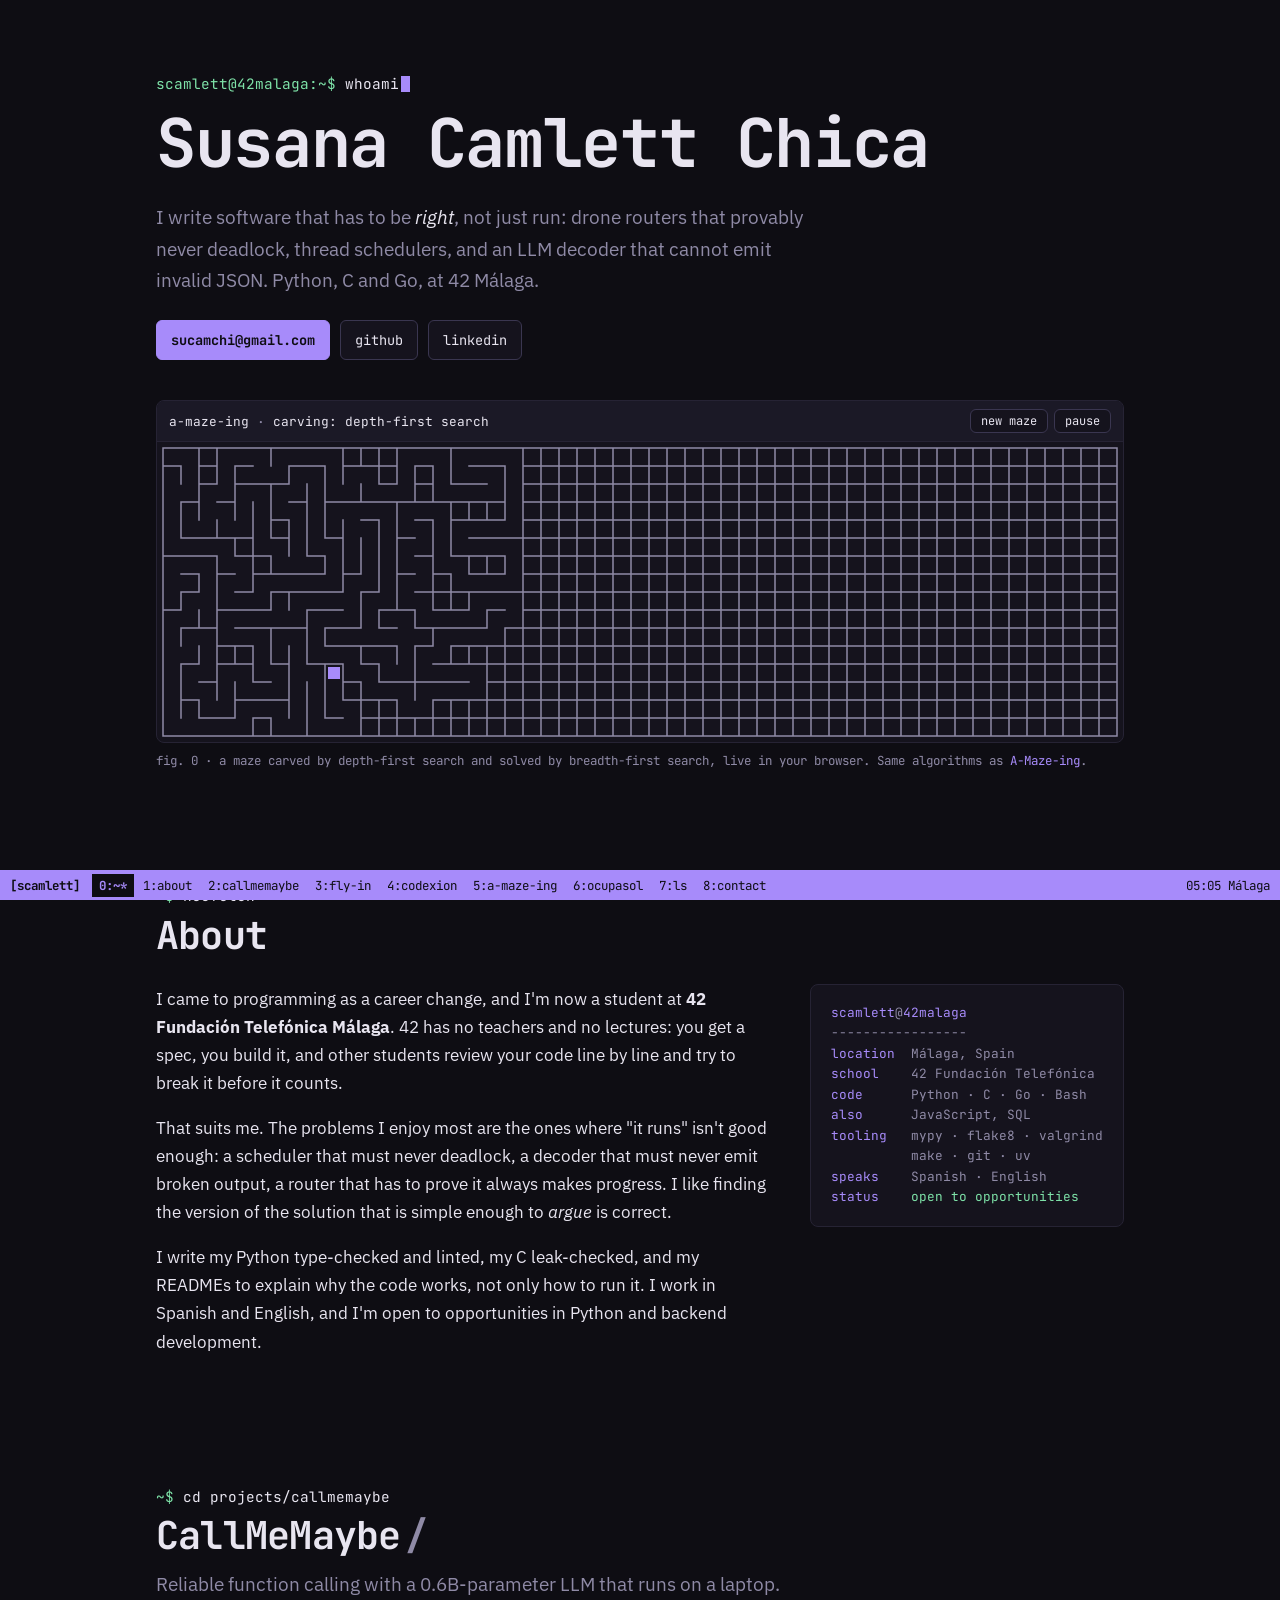
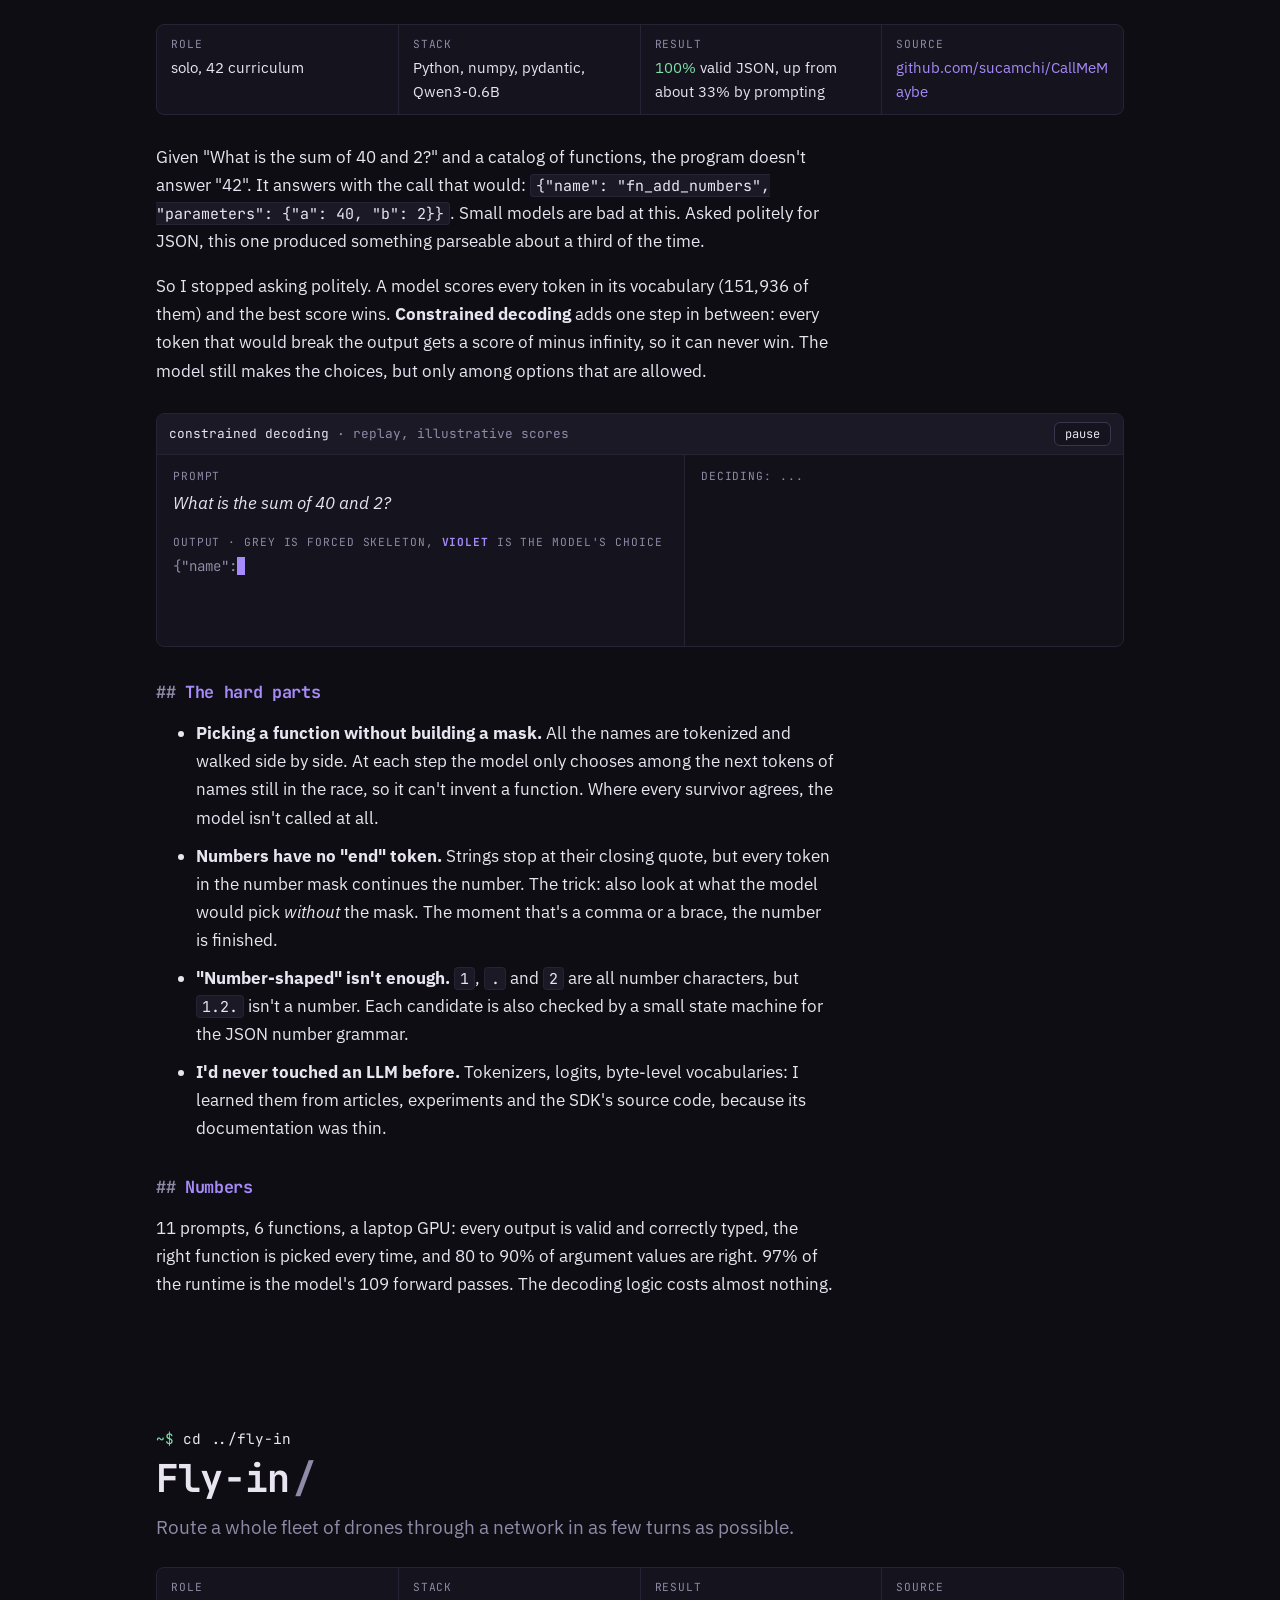
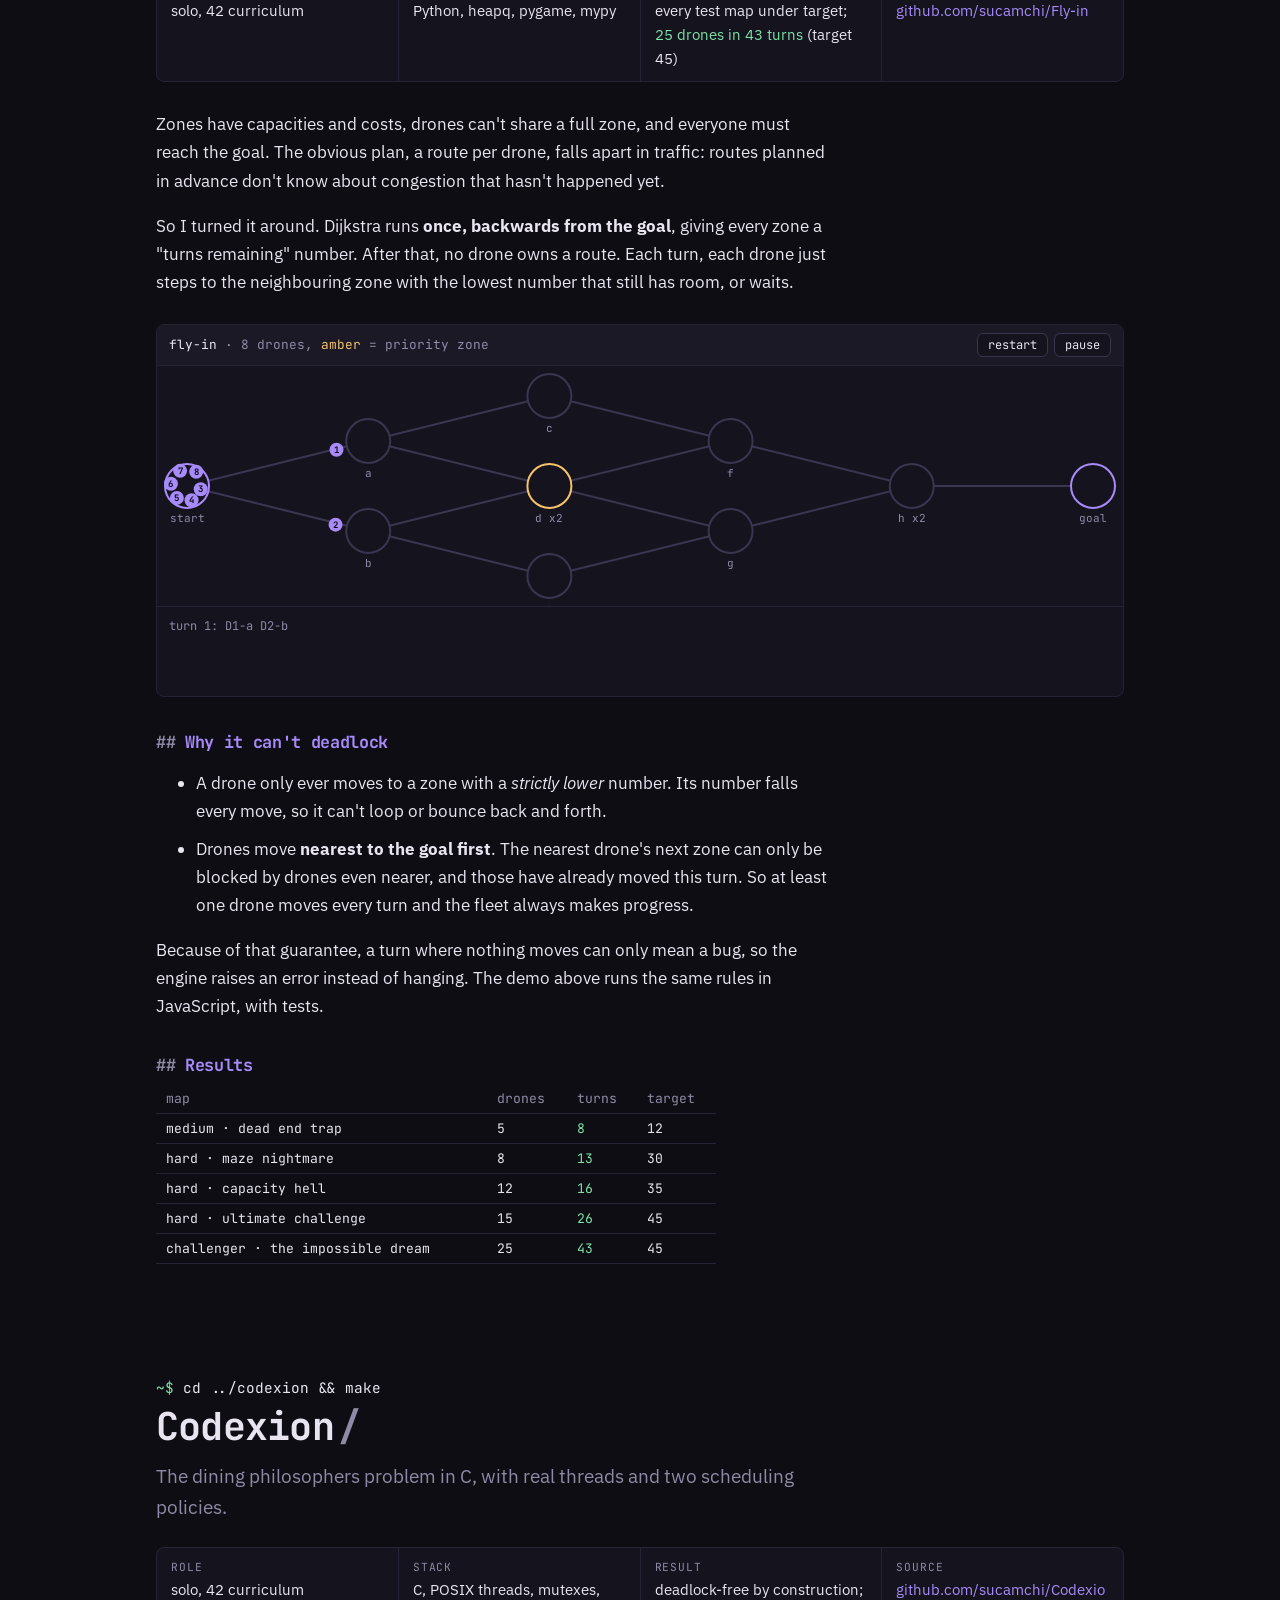
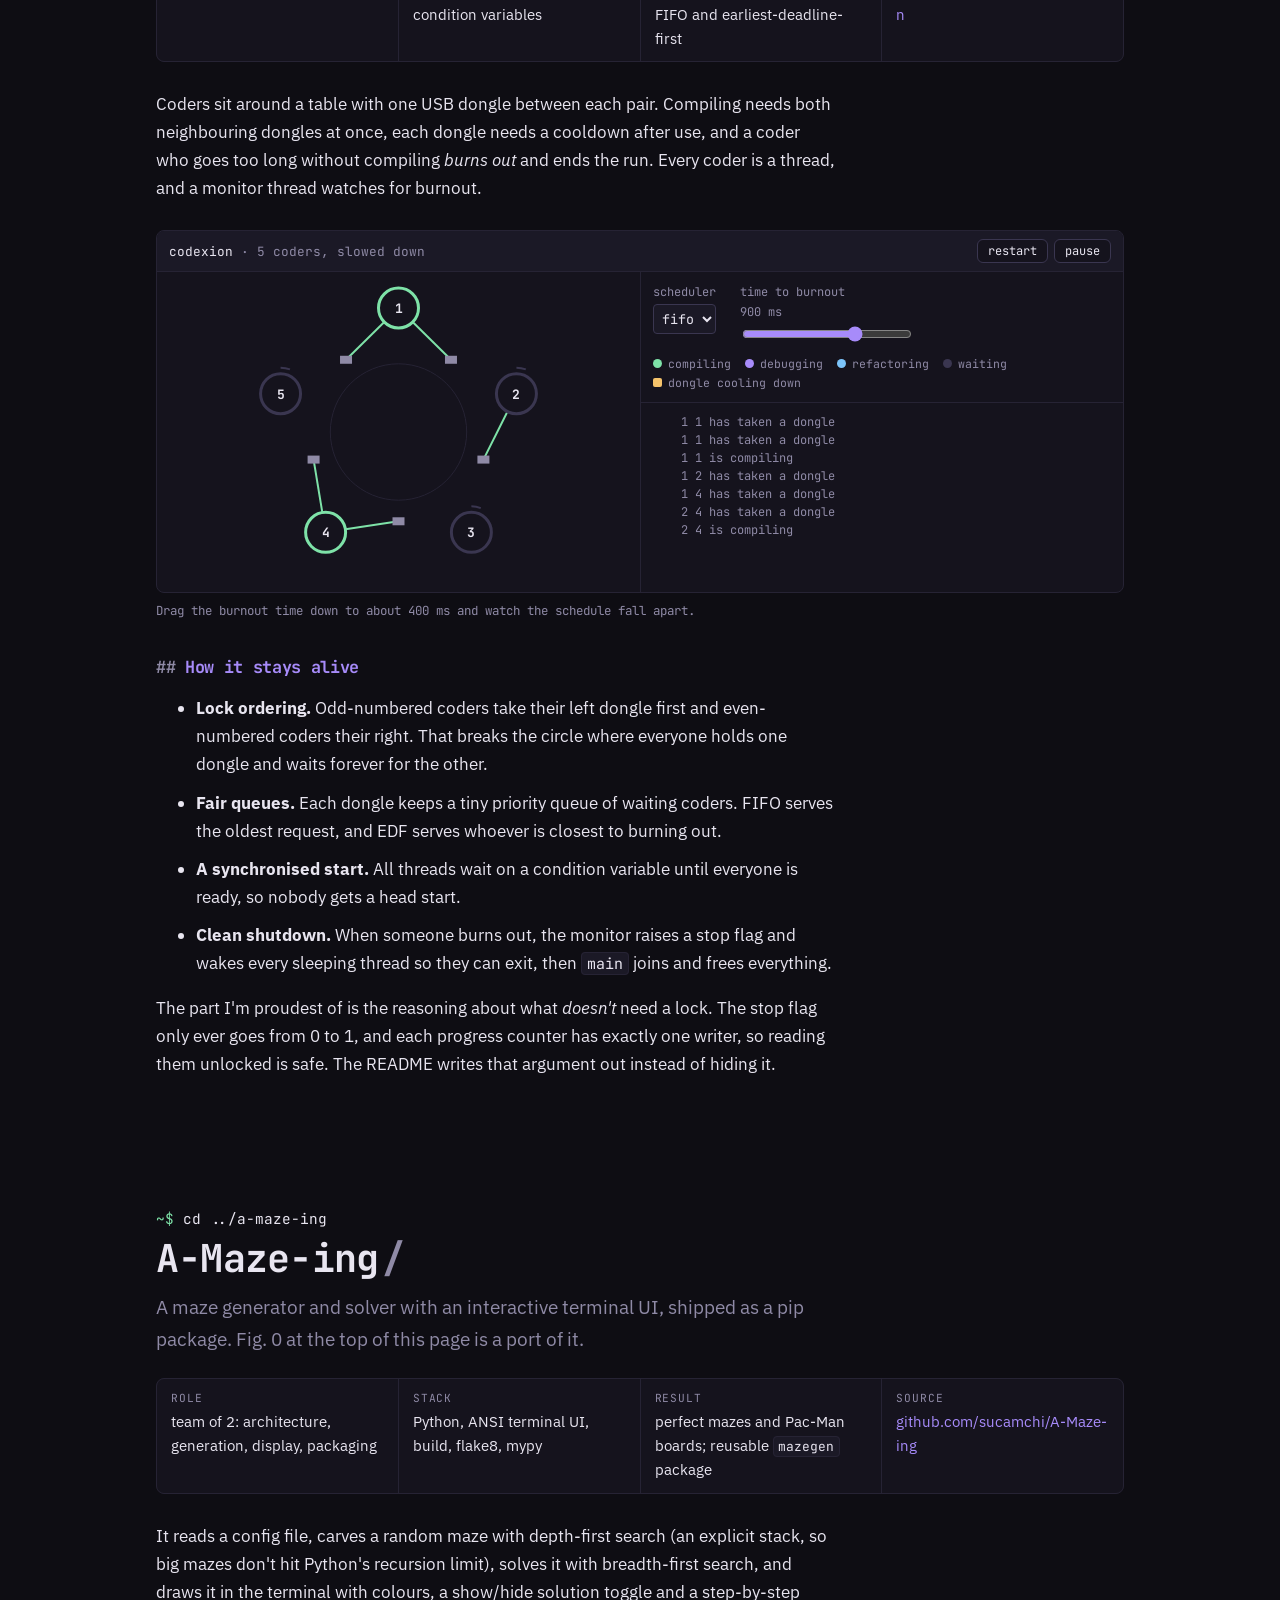
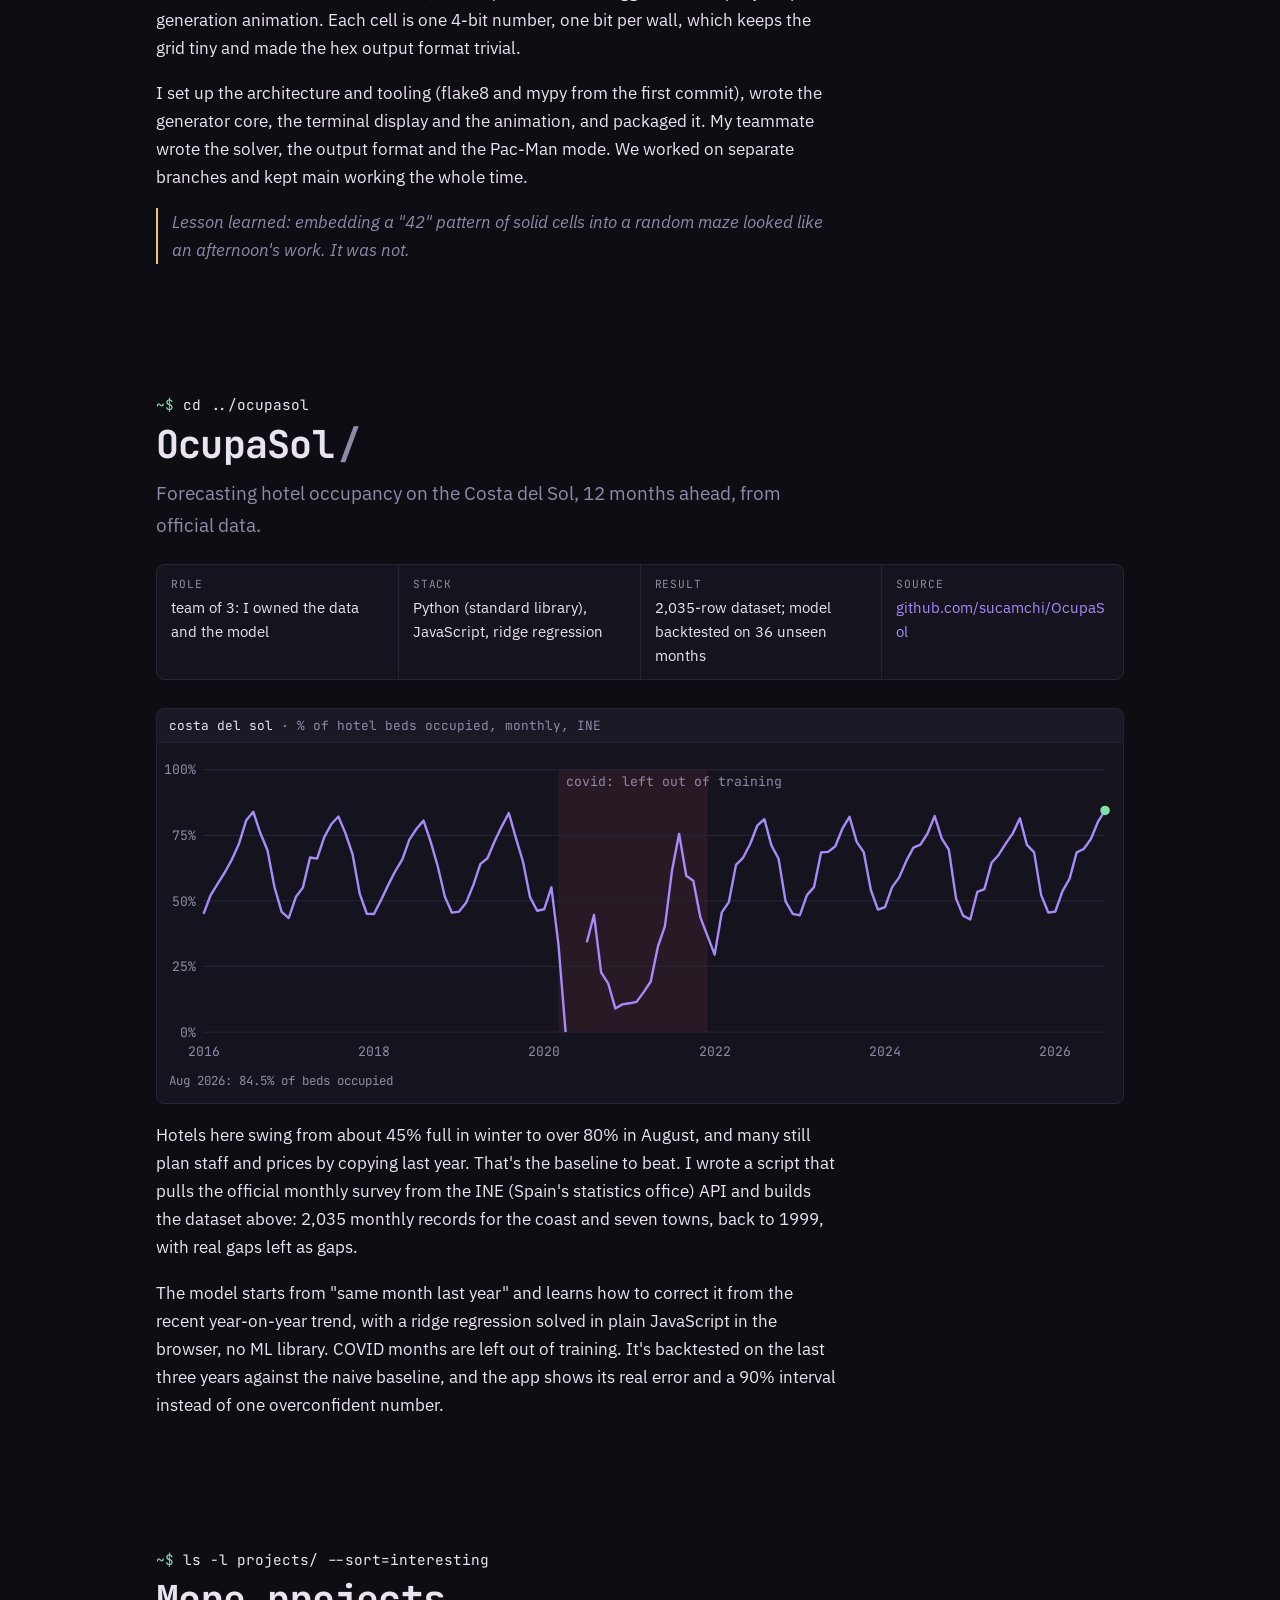
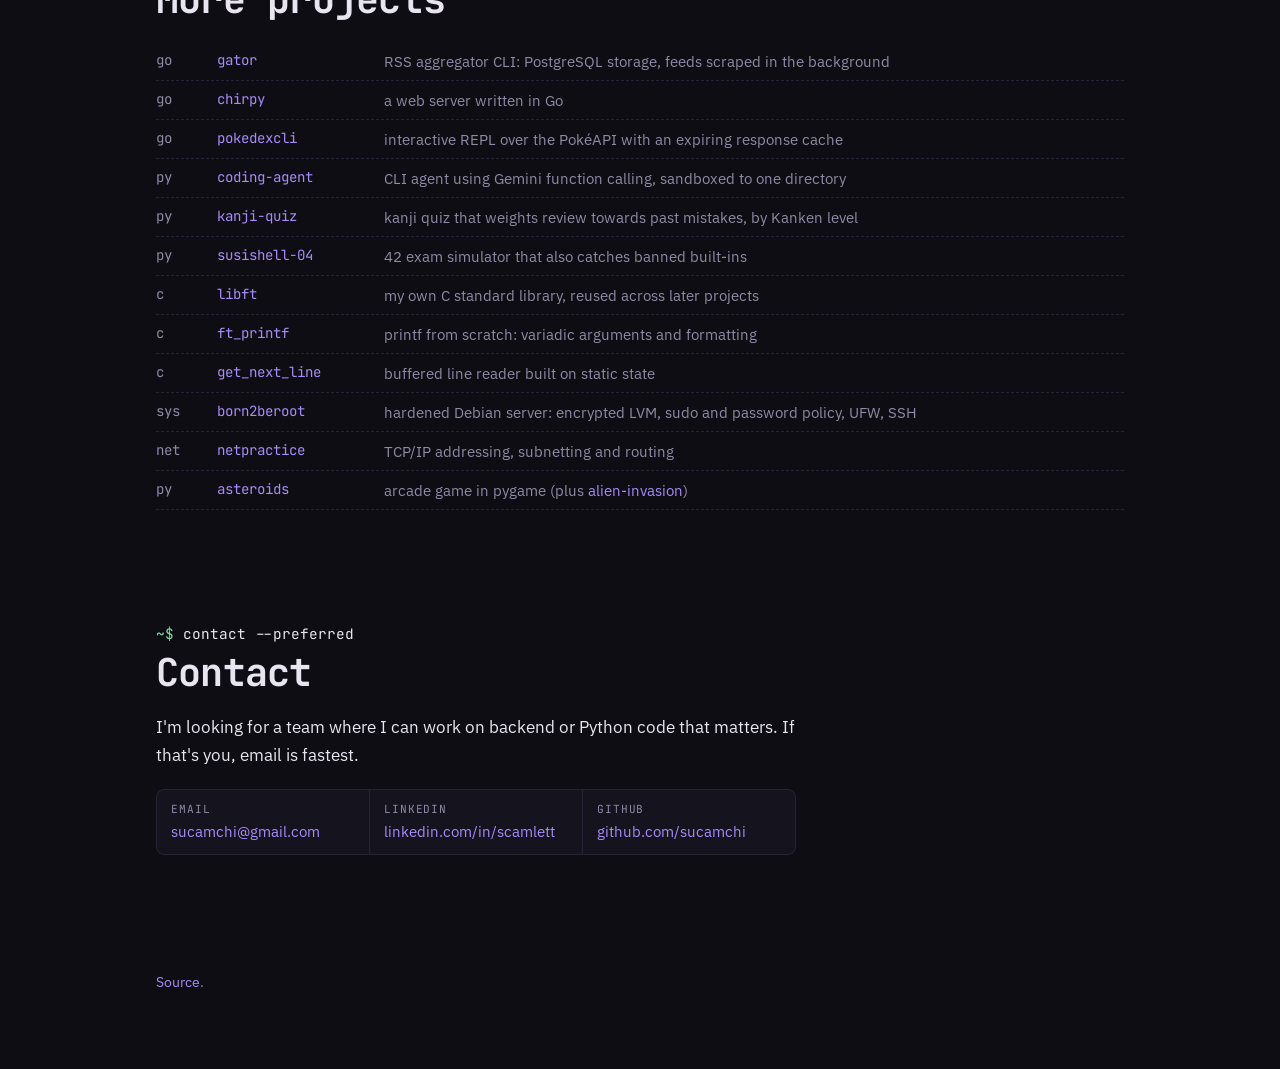
<file: index.html>
<!doctype html>
<html lang="en">

<head>
    <meta charset="utf-8">
    <meta name="viewport" content="width=device-width, initial-scale=1">
    <title>Susana Camlett Chica · Python, C &amp; Go</title>
    <meta name="description"
        content="Susana Camlett Chica, software developer at 42 Málaga. Route planners, thread schedulers and LLM decoders in Python, C and Go, with live demos.">
    <meta property="og:title" content="Susana Camlett Chica · Python, C &amp; Go">
    <meta property="og:description"
        content="Software that has to be right, not just run. Live demos of my projects, running in your browser.">
    <meta property="og:image" content="https://sucamchi.github.io/portfolio/assets/preview.png">
    <meta property="og:type" content="website">
    <meta name="theme-color" content="#0e0d13">
    <link rel="icon"
        href="data:image/svg+xml,%3Csvg xmlns='http://www.w3.org/2000/svg' viewBox='0 0 32 32'%3E%3Crect width='32' height='32' rx='6' fill='%230e0d13'/%3E%3Cpath d='M8 10l6 6-6 6' stroke='%23a78bfa' stroke-width='3' fill='none'/%3E%3Cpath d='M16 22h8' stroke='%237ee2a8' stroke-width='3'/%3E%3C/svg%3E">
    <link rel="preconnect" href="https://fonts.googleapis.com">
    <link rel="preconnect" href="https://fonts.gstatic.com" crossorigin>
    <link
        href="https://fonts.googleapis.com/css2?family=IBM+Plex+Sans:ital,wght@0,400;0,600;1,400&family=JetBrains+Mono:wght@400;700&display=swap"
        rel="stylesheet">
    <link rel="stylesheet" href="style.css">
</head>

<body>
    <a class="skip" href="#about">Skip to content</a>

    <main>
        <!-- 0: hero -->
        <section id="top" class="hero">
            <p class="cmd"><span class="ps1">scamlett@42malaga:~$</span> <span id="hero-command">whoami</span><span
                    class="caret" aria-hidden="true"></span></p>
            <h1>Susana Camlett Chica</h1>
            <p class="lede">I write software that has to be <em>right</em>, not just run: drone routers that provably
                never deadlock, thread schedulers, and an LLM decoder that cannot emit invalid JSON. Python, C and Go,
                at 42 Málaga.</p>
            <p class="hero-links">
                <a class="button primary" href="mailto:sucamchi@gmail.com">sucamchi@gmail.com</a>
                <a class="button" href="https://github.com/sucamchi">github</a>
                <a class="button" href="https://www.linkedin.com/in/scamlett">linkedin</a>
            </p>

            <figure class="pane">
                <figcaption class="pane-bar">
                    <span class="pane-title">a-maze-ing <span class="dim">·</span> <span id="maze-status"
                            aria-live="off">carving</span></span>
                    <span class="pane-controls">
                        <button id="maze-new" type="button">new maze</button>
                        <button id="maze-pause" type="button" aria-pressed="false">pause</button>
                    </span>
                </figcaption>
                <canvas id="maze" class="maze" role="img"
                    aria-label="Animation: a random maze is carved by depth-first search, then the shortest path through it is found with breadth-first search."></canvas>
            </figure>
            <p class="fig-note">fig. 0 · a maze carved by depth-first search and solved by breadth-first search, live in
                your browser. Same algorithms as <a href="#a-maze-ing">A-Maze-ing</a>.</p>
        </section>

        <!-- 1: about -->
        <section id="about">
            <p class="cmd"><span class="ps1">~$</span> neofetch</p>
            <h2>About</h2>
            <div class="about">
                <div class="prose">
                    <p>I came to programming as a career change, and I'm now a student at <strong>42 Fundación
                            Telefónica Málaga</strong>. 42 has no teachers and no lectures: you get a spec, you build
                        it, and other students review your code line by line and try to break it before it counts.</p>
                    <p>That suits me. The problems I enjoy most are the ones where "it runs" isn't good enough: a
                        scheduler that must never deadlock, a decoder that must never emit broken output, a router that
                        has to prove it always makes progress. I like finding the version of the solution that is simple
                        enough to <em>argue</em> is correct.</p>
                    <p>I write my Python type-checked and linted, my C leak-checked, and my READMEs to explain why the
                        code works, not only how to run it. I work in Spanish and English, and I'm open to opportunities
                        in Python and backend development.</p>
                </div>
                <pre class="neofetch" aria-label="Summary"><span class="accent">scamlett</span>@<span class="accent">42malaga</span>
-----------------
<b>location</b>  Málaga, Spain
<b>school</b>    42 Fundación Telefónica
<b>code</b>      Python · C · Go · Bash
<b>also</b>      JavaScript, SQL
<b>tooling</b>   mypy · flake8 · valgrind
          make · git · uv
<b>speaks</b>    Spanish · English
<b>status</b>    <span class="green">open to opportunities</span></pre>
            </div>
        </section>

        <!-- 2: CallMeMaybe -->
        <section id="callmemaybe" class="project">
            <p class="cmd"><span class="ps1">~$</span> cd projects/callmemaybe</p>
            <h2>CallMeMaybe</h2>
            <p class="lede">Reliable function calling with a 0.6B-parameter LLM that runs on a laptop.</p>
            <dl class="facts">
                <div>
                    <dt>role</dt>
                    <dd>solo, 42 curriculum</dd>
                </div>
                <div>
                    <dt>stack</dt>
                    <dd>Python, numpy, pydantic, Qwen3-0.6B</dd>
                </div>
                <div>
                    <dt>result</dt>
                    <dd><span class="green">100%</span> valid JSON, up from about 33% by prompting</dd>
                </div>
                <div>
                    <dt>source</dt>
                    <dd><a href="https://github.com/sucamchi/CallMeMaybe">github.com/sucamchi/CallMeMaybe</a></dd>
                </div>
            </dl>

            <div class="prose">
                <p>Given "What is the sum of 40 and 2?" and a catalog of functions, the program doesn't answer "42". It
                    answers with the call that would:
                    <code>{"name": "fn_add_numbers", "parameters": {"a": 40, "b": 2}}</code>. Small models are bad at
                    this. Asked politely for JSON, this one produced something parseable about a third of the time.
                </p>
                <p>So I stopped asking politely. A model scores every token in its vocabulary (151,936 of them) and the
                    best score wins. <strong>Constrained decoding</strong> adds one step in between: every token that
                    would break the output gets a score of minus infinity, so it can never win. The model still makes
                    the choices, but only among options that are allowed.</p>
            </div>

            <figure class="pane decode" id="decode">
                <figcaption class="pane-bar">
                    <span class="pane-title">constrained decoding <span class="dim">· replay, illustrative
                            scores</span></span>
                    <span class="pane-controls"><button id="decode-pause" type="button"
                            aria-pressed="false">pause</button></span>
                </figcaption>
                <div class="decode-body">
                    <div>
                        <p class="decode-label">prompt</p>
                        <p class="decode-prompt">What is the sum of 40 and 2?</p>
                        <p class="decode-label">output <span class="dim">· <span class="forced">grey</span> is forced
                                skeleton, <span class="picked">violet</span> is the model's choice</span></p>
                        <pre id="decode-output" class="decode-output"></pre>
                    </div>
                    <div class="decode-side">
                        <p class="decode-label">deciding: <span id="decode-slot">...</span></p>
                        <ol id="decode-options" class="decode-options"></ol>
                        <p id="decode-note" class="decode-note" aria-live="polite"></p>
                    </div>
                </div>
            </figure>

            <div class="prose">
                <h3>The hard parts</h3>
                <ul>
                    <li><strong>Picking a function without building a mask.</strong> All the names are tokenized and
                        walked side by side. At each step the model only chooses among the next tokens of names still in
                        the race, so it can't invent a function. Where every survivor agrees, the model isn't called at
                        all.</li>
                    <li><strong>Numbers have no "end" token.</strong> Strings stop at their closing quote, but every
                        token in the number mask continues the number. The trick: also look at what the model would pick
                        <em>without</em> the mask. The moment that's a comma or a brace, the number is finished.
                    </li>
                    <li><strong>"Number-shaped" isn't enough.</strong> <code>1</code>, <code>.</code> and <code>2</code>
                        are all number characters, but <code>1.2.</code> isn't a number. Each candidate is also checked
                        by a small state machine for the JSON number grammar.</li>
                    <li><strong>I'd never touched an LLM before.</strong> Tokenizers, logits, byte-level vocabularies: I
                        learned them from articles, experiments and the SDK's source code, because its documentation was
                        thin.</li>
                </ul>
                <h3>Numbers</h3>
                <p>11 prompts, 6 functions, a laptop GPU: every output is valid and correctly typed, the right function
                    is picked every time, and 80 to 90% of argument values are right. 97% of the runtime is the model's
                    109 forward passes. The decoding logic costs almost nothing.</p>
            </div>
        </section>

        <!-- 3: Fly-in -->
        <section id="fly-in" class="project">
            <p class="cmd"><span class="ps1">~$</span> cd ../fly-in</p>
            <h2>Fly-in</h2>
            <p class="lede">Route a whole fleet of drones through a network in as few turns as possible.</p>
            <dl class="facts">
                <div>
                    <dt>role</dt>
                    <dd>solo, 42 curriculum</dd>
                </div>
                <div>
                    <dt>stack</dt>
                    <dd>Python, heapq, pygame, mypy</dd>
                </div>
                <div>
                    <dt>result</dt>
                    <dd>every test map under target; <span class="green">25 drones in 43 turns</span> (target 45)</dd>
                </div>
                <div>
                    <dt>source</dt>
                    <dd><a href="https://github.com/sucamchi/Fly-in">github.com/sucamchi/Fly-in</a></dd>
                </div>
            </dl>

            <div class="prose">
                <p>Zones have capacities and costs, drones can't share a full zone, and everyone must reach the goal.
                    The obvious plan, a route per drone, falls apart in traffic: routes planned in advance don't know
                    about congestion that hasn't happened yet.</p>
                <p>So I turned it around. Dijkstra runs <strong>once, backwards from the goal</strong>, giving every
                    zone a "turns remaining" number. After that, no drone owns a route. Each turn, each drone just steps
                    to the neighbouring zone with the lowest number that still has room, or waits.</p>
            </div>

            <figure class="pane">
                <figcaption class="pane-bar">
                    <span class="pane-title">fly-in <span class="dim">· 8 drones, <span class="amber">amber</span> =
                            priority zone</span></span>
                    <span class="pane-controls">
                        <button id="flyin-restart" type="button">restart</button>
                        <button id="flyin-pause" type="button" aria-pressed="false">pause</button>
                    </span>
                </figcaption>
                <canvas id="flyin" class="flyin" role="img"
                    aria-label="Animation: eight drones move from the start zone to the goal through a network, each turn stepping to the closest free zone."></canvas>
                <pre id="flyin-log" class="log" aria-live="off"></pre>
            </figure>

            <div class="prose">
                <h3>Why it can't deadlock</h3>
                <ul>
                    <li>A drone only ever moves to a zone with a <em>strictly lower</em> number. Its number falls every
                        move, so it can't loop or bounce back and forth.</li>
                    <li>Drones move <strong>nearest to the goal first</strong>. The nearest drone's next zone can only
                        be blocked by drones even nearer, and those have already moved this turn. So at least one drone
                        moves every turn and the fleet always makes progress.</li>
                </ul>
                <p>Because of that guarantee, a turn where nothing moves can only mean a bug, so the engine raises an
                    error instead of hanging. The demo above runs the same rules in JavaScript, with tests.</p>
                <h3>Results</h3>
                <table class="results">
                    <thead>
                        <tr>
                            <th>map</th>
                            <th>drones</th>
                            <th>turns</th>
                            <th>target</th>
                        </tr>
                    </thead>
                    <tbody>
                        <tr>
                            <td>medium · dead end trap</td>
                            <td>5</td>
                            <td>8</td>
                            <td>12</td>
                        </tr>
                        <tr>
                            <td>hard · maze nightmare</td>
                            <td>8</td>
                            <td>13</td>
                            <td>30</td>
                        </tr>
                        <tr>
                            <td>hard · capacity hell</td>
                            <td>12</td>
                            <td>16</td>
                            <td>35</td>
                        </tr>
                        <tr>
                            <td>hard · ultimate challenge</td>
                            <td>15</td>
                            <td>26</td>
                            <td>45</td>
                        </tr>
                        <tr>
                            <td>challenger · the impossible dream</td>
                            <td>25</td>
                            <td>43</td>
                            <td>45</td>
                        </tr>
                    </tbody>
                </table>
            </div>
        </section>

        <!-- 4: Codexion -->
        <section id="codexion" class="project">
            <p class="cmd"><span class="ps1">~$</span> cd ../codexion &amp;&amp; make</p>
            <h2>Codexion</h2>
            <p class="lede">The dining philosophers problem in C, with real threads and two scheduling policies.</p>
            <dl class="facts">
                <div>
                    <dt>role</dt>
                    <dd>solo, 42 curriculum</dd>
                </div>
                <div>
                    <dt>stack</dt>
                    <dd>C, POSIX threads, mutexes, condition variables</dd>
                </div>
                <div>
                    <dt>result</dt>
                    <dd>deadlock-free by construction; FIFO and earliest-deadline-first</dd>
                </div>
                <div>
                    <dt>source</dt>
                    <dd><a href="https://github.com/sucamchi/Codexion">github.com/sucamchi/Codexion</a></dd>
                </div>
            </dl>

            <div class="prose">
                <p>Coders sit around a table with one USB dongle between each pair. Compiling needs both neighbouring
                    dongles at once, each dongle needs a cooldown after use, and a coder who goes too long without
                    compiling <em>burns out</em> and ends the run. Every coder is a thread, and a monitor thread watches
                    for burnout.</p>
            </div>

            <figure class="pane">
                <figcaption class="pane-bar">
                    <span class="pane-title">codexion <span class="dim">· 5 coders, slowed down</span></span>
                    <span class="pane-controls">
                        <button id="codexion-restart" type="button">restart</button>
                        <button id="codexion-pause" type="button" aria-pressed="false">pause</button>
                    </span>
                </figcaption>
                <div class="codexion-body">
                    <canvas id="codexion-canvas" class="codexion" role="img"
                        aria-label="Animation: five coders around a table take turns holding the two dongles beside them. A ring around each coder fills up as they approach burnout."></canvas>
                    <div class="codexion-side">
                        <div class="controls">
                            <label>scheduler
                                <select id="codexion-scheduler">
                                    <option value="fifo">fifo</option>
                                    <option value="edf">edf</option>
                                </select>
                            </label>
                            <label>time to burnout <output id="codexion-burnout-value">900 ms</output>
                                <input id="codexion-burnout" type="range" min="250" max="1200" step="50" value="900">
                            </label>
                        </div>
                        <ul class="legend">
                            <li><i class="dot green-bg"></i>compiling</li>
                            <li><i class="dot accent-bg"></i>debugging</li>
                            <li><i class="dot blue-bg"></i>refactoring</li>
                            <li><i class="dot line-bg"></i>waiting</li>
                            <li><i class="dot amber-bg"></i>dongle cooling down</li>
                        </ul>
                        <pre id="codexion-log" class="log" aria-live="off"></pre>
                    </div>
                </div>
            </figure>
            <p class="fig-note">Drag the burnout time down to about 400 ms and watch the schedule fall apart.</p>

            <div class="prose">
                <h3>How it stays alive</h3>
                <ul>
                    <li><strong>Lock ordering.</strong> Odd-numbered coders take their left dongle first and
                        even-numbered coders their right. That breaks the circle where everyone holds one dongle and
                        waits forever for the other.</li>
                    <li><strong>Fair queues.</strong> Each dongle keeps a tiny priority queue of waiting coders. FIFO
                        serves the oldest request, and EDF serves whoever is closest to burning out.</li>
                    <li><strong>A synchronised start.</strong> All threads wait on a condition variable until everyone
                        is ready, so nobody gets a head start.</li>
                    <li><strong>Clean shutdown.</strong> When someone burns out, the monitor raises a stop flag and
                        wakes every sleeping thread so they can exit, then <code>main</code> joins and frees everything.
                    </li>
                </ul>
                <p>The part I'm proudest of is the reasoning about what <em>doesn't</em> need a lock. The stop flag only
                    ever goes from 0 to 1, and each progress counter has exactly one writer, so reading them unlocked is
                    safe. The README writes that argument out instead of hiding it.</p>
            </div>
        </section>

        <!-- 5: A-Maze-ing -->
        <section id="a-maze-ing" class="project">
            <p class="cmd"><span class="ps1">~$</span> cd ../a-maze-ing</p>
            <h2>A-Maze-ing</h2>
            <p class="lede">A maze generator and solver with an interactive terminal UI, shipped as a pip package. Fig.
                0 at the top of this page is a port of it.</p>
            <dl class="facts">
                <div>
                    <dt>role</dt>
                    <dd>team of 2: architecture, generation, display, packaging</dd>
                </div>
                <div>
                    <dt>stack</dt>
                    <dd>Python, ANSI terminal UI, build, flake8, mypy</dd>
                </div>
                <div>
                    <dt>result</dt>
                    <dd>perfect mazes and Pac-Man boards; reusable <code>mazegen</code> package</dd>
                </div>
                <div>
                    <dt>source</dt>
                    <dd><a href="https://github.com/sucamchi/A-Maze-ing">github.com/sucamchi/A-Maze-ing</a></dd>
                </div>
            </dl>
            <div class="prose">
                <p>It reads a config file, carves a random maze with depth-first search (an explicit stack, so big mazes
                    don't hit Python's recursion limit), solves it with breadth-first search, and draws it in the
                    terminal with colours, a show/hide solution toggle and a step-by-step generation animation. Each
                    cell is one 4-bit number, one bit per wall, which keeps the grid tiny and made the hex output format
                    trivial.</p>
                <p>I set up the architecture and tooling (flake8 and mypy from the first commit), wrote the generator
                    core, the terminal display and the animation, and packaged it. My teammate wrote the solver, the
                    output format and the Pac-Man mode. We worked on separate branches and kept main working the whole
                    time.</p>
                <p class="aside">Lesson learned: embedding a "42" pattern of solid cells into a random maze looked like
                    an afternoon's work. It was not.</p>
            </div>
        </section>

        <!-- 6: OcupaSol -->
        <section id="ocupasol" class="project">
            <p class="cmd"><span class="ps1">~$</span> cd ../ocupasol</p>
            <h2>OcupaSol</h2>
            <p class="lede">Forecasting hotel occupancy on the Costa del Sol, 12 months ahead, from official data.</p>
            <dl class="facts">
                <div>
                    <dt>role</dt>
                    <dd>team of 3: I owned the data and the model</dd>
                </div>
                <div>
                    <dt>stack</dt>
                    <dd>Python (standard library), JavaScript, ridge regression</dd>
                </div>
                <div>
                    <dt>result</dt>
                    <dd>2,035-row dataset; model backtested on 36 unseen months</dd>
                </div>
                <div>
                    <dt>source</dt>
                    <dd><a href="https://github.com/sucamchi/OcupaSol">github.com/sucamchi/OcupaSol</a></dd>
                </div>
            </dl>

            <figure class="pane">
                <figcaption class="pane-bar">
                    <span class="pane-title">costa del sol <span class="dim">· % of hotel beds occupied, monthly,
                            INE</span></span>
                </figcaption>
                <svg id="ocupasol-chart" class="chart" role="img"
                    aria-label="Line chart of monthly hotel occupancy on the Costa del Sol from 2016 to 2026: a steady seasonal wave between about 45% in winter and 84% in August, a collapse to zero in 2020, and recovery by 2022."></svg>
                <p id="ocupasol-readout" class="readout" aria-live="off"></p>
            </figure>

            <div class="prose">
                <p>Hotels here swing from about 45% full in winter to over 80% in August, and many still plan staff and
                    prices by copying last year. That's the baseline to beat. I wrote a script that pulls the official
                    monthly survey from the INE (Spain's statistics office) API and builds the dataset above: 2,035
                    monthly records for the coast and seven towns, back to 1999, with real gaps left as gaps.</p>
                <p>The model starts from "same month last year" and learns how to correct it from the recent
                    year-on-year trend, with a ridge regression solved in plain JavaScript in the browser, no ML
                    library. COVID months are left out of training. It's backtested on the last three years against the
                    naive baseline, and the app shows its real error and a 90% interval instead of one overconfident
                    number.</p>
            </div>
        </section>

        <!-- 7: everything else -->
        <section id="ls">
            <p class="cmd"><span class="ps1">~$</span> ls -l projects/ --sort=interesting</p>
            <h2>More projects</h2>
            <ul class="ls">
                <li><span class="perm">go</span><a href="https://github.com/sucamchi/aggreGATOR">gator</a><span>RSS
                        aggregator CLI: PostgreSQL storage, feeds scraped in the background</span></li>
                <li><span class="perm">go</span><a href="https://github.com/sucamchi/Chirpy">chirpy</a><span>a web
                        server written in Go</span></li>
                <li><span class="perm">go</span><a
                        href="https://github.com/sucamchi/pokedexcli">pokedexcli</a><span>interactive REPL over the
                        PokéAPI with an expiring response cache</span></li>
                <li><span class="perm">py</span><a
                        href="https://github.com/sucamchi/boot-ai-coding-agent">coding-agent</a><span>CLI agent using
                        Gemini function calling, sandboxed to one directory</span></li>
                <li><span class="perm">py</span><a
                        href="https://github.com/sucamchi/kanji-quiz">kanji-quiz</a><span>kanji quiz that weights review
                        towards past mistakes, by Kanken level</span></li>
                <li><span class="perm">py</span><a
                        href="https://github.com/sucamchi/SusiShell04ElectricBoogaloo">susishell-04</a><span>42 exam
                        simulator that also catches banned built-ins</span></li>
                <li><span class="perm">c</span><a href="https://github.com/sucamchi/libft">libft</a><span>my own C
                        standard library, reused across later projects</span></li>
                <li><span class="perm">c</span><a href="https://github.com/sucamchi/ft_printf">ft_printf</a><span>printf
                        from scratch: variadic arguments and formatting</span></li>
                <li><span class="perm">c</span><a
                        href="https://github.com/sucamchi/get_next_line">get_next_line</a><span>buffered line reader
                        built on static state</span></li>
                <li><span class="perm">sys</span><a
                        href="https://github.com/sucamchi/Born2beroot">born2beroot</a><span>hardened Debian server:
                        encrypted LVM, sudo and password policy, UFW, SSH</span></li>
                <li><span class="perm">net</span><a
                        href="https://github.com/sucamchi/NetPractice">netpractice</a><span>TCP/IP addressing,
                        subnetting and routing</span></li>
                <li><span class="perm">py</span><a
                        href="https://github.com/sucamchi/asteroids">asteroids</a><span>arcade game in pygame (plus <a
                            href="https://github.com/sucamchi/alien-invasion">alien-invasion</a>)</span></li>
            </ul>
        </section>

        <!-- 8: contact -->
        <section id="contact">
            <p class="cmd"><span class="ps1">~$</span> contact --preferred</p>
            <h2>Contact</h2>
            <p class="prose">I'm looking for a team where I can work on backend or Python code that matters. If that's
                you, email is fastest.</p>
            <dl class="facts contact">
                <div>
                    <dt>email</dt>
                    <dd><a href="mailto:sucamchi@gmail.com">sucamchi@gmail.com</a></dd>
                </div>
                <div>
                    <dt>linkedin</dt>
                    <dd><a href="https://www.linkedin.com/in/scamlett">linkedin.com/in/scamlett</a></dd>
                </div>
                <div>
                    <dt>github</dt>
                    <dd><a href="https://github.com/sucamchi">github.com/sucamchi</a></dd>
                </div>
            </dl>
        </section>
    </main>

    <footer>
        <p><a href="https://github.com/sucamchi/portfolio">Source</a>.</p>
    </footer>

    <nav class="tmux" aria-label="Sections">
        <span class="tmux-session">[scamlett]</span>
        <div class="tmux-windows">
            <a href="#top">0:~</a>
            <a href="#about">1:about</a>
            <a href="#callmemaybe">2:callmemaybe</a>
            <a href="#fly-in">3:fly-in</a>
            <a href="#codexion">4:codexion</a>
            <a href="#a-maze-ing">5:a-maze-ing</a>
            <a href="#ocupasol">6:ocupasol</a>
            <a href="#ls">7:ls</a>
            <a href="#contact">8:contact</a>
        </div>
        <span id="clock" class="tmux-clock"></span>
    </nav>

    <script type="module" src="js/main.js"></script>
    <script type="module" src="js/maze.js"></script>
    <script type="module" src="js/decode.js"></script>
    <script type="module" src="js/flyin.js"></script>
    <script type="module" src="js/codexion.js"></script>
    <script type="module" src="js/chart.js"></script>
</body>

</html>
</file>
<file: style.css>
/* One palette for the page and the canvas demos: js/canvas.js reads these
   variables with cssColor(), so change a colour here and the demos follow. */
:root {
    color-scheme: dark;
    --bg: #0e0d13;
    --panel: #15131d;
    --panel-2: #1b1926;
    --line: #262334;
    --line-strong: #3a3650;
    --text: #e8e5f0;
    --text-dim: #8f8aa6;
    --accent: #a78bfa;
    --accent-soft: rgba(167, 139, 250, 0.13);
    --green: #7ee2a8;
    --amber: #f5c36b;
    --red: #ff6b81;
    --blue: #7cc4fa;
    --mono: "JetBrains Mono", ui-monospace, Menlo, Consolas, monospace;
    --sans: "IBM Plex Sans", system-ui, -apple-system, "Segoe UI", sans-serif;
    --bar-height: 30px;
}

* {
    box-sizing: border-box;
}

html {
    scroll-behavior: smooth;
    scroll-padding-top: 24px;
}

body {
    margin: 0;
    background:
        radial-gradient(1200px 500px at 85% -10%, rgba(167, 139, 250, 0.10), transparent 60%),
        var(--bg);
    color: var(--text);
    font: 17px/1.65 var(--sans);
    padding-bottom: var(--bar-height);
}

main,
footer {
    max-width: 1000px;
    margin: 0 auto;
    padding: 0 16px;
}

section {
    padding: 88px 0 24px;
}

a {
    color: var(--accent);
    text-decoration: none;
}

a:hover {
    text-decoration: underline;
}

:focus-visible {
    outline: 2px solid var(--green);
    outline-offset: 2px;
}

.skip {
    position: absolute;
    left: -999px;
}

.skip:focus {
    left: 16px;
    top: 16px;
    z-index: 10;
    background: var(--panel);
    padding: 8px 12px;
}

/* ---------- type ---------- */

h1,
h2,
h3 {
    font-family: var(--mono);
    font-weight: 700;
    letter-spacing: -0.02em;
    line-height: 1.15;
}

h1 {
    font-size: clamp(2.2rem, 7vw, 4.2rem);
    margin: 8px 0 20px;
}

h2 {
    font-size: clamp(1.7rem, 4.5vw, 2.4rem);
    margin: 6px 0 10px;
}

h3 {
    font-size: 1.05rem;
    margin: 36px 0 8px;
    color: var(--accent);
}

h3::before {
    content: "## ";
    color: var(--text-dim);
}

code,
pre,
.cmd,
.button,
button,
select,
.facts dt,
.fig-note,
.readout,
.log {
    font-family: var(--mono);
}

code {
    font-size: 0.88em;
    background: var(--panel-2);
    border: 1px solid var(--line);
    border-radius: 4px;
    padding: 0.08em 0.35em;
}

.prose {
    max-width: 68ch;
}

.prose li {
    margin: 10px 0;
}

.lede {
    font-size: 1.2rem;
    color: var(--text-dim);
    max-width: 60ch;
    margin: 0 0 24px;
}

.lede em {
    color: var(--text);
}

.dim {
    color: var(--text-dim);
}

.accent { color: var(--accent); }
.green { color: var(--green); }
.amber { color: var(--amber); }

/* the shell prompt above every heading */
.cmd {
    margin: 0;
    font-size: 0.9rem;
    color: var(--text);
}

.ps1 {
    color: var(--green);
}

.caret {
    display: inline-block;
    width: 0.6em;
    height: 1.1em;
    margin-left: 2px;
    vertical-align: -0.2em;
    background: var(--accent);
    animation: blink 1.1s steps(1) infinite;
}

@keyframes blink {
    50% { opacity: 0; }
}

.aside {
    border-left: 2px solid var(--amber);
    padding-left: 14px;
    color: var(--text-dim);
    font-style: italic;
}

/* ---------- hero ---------- */

.hero {
    padding-top: 72px;
}

.hero-links {
    display: flex;
    flex-wrap: wrap;
    gap: 10px;
    margin: 0 0 40px;
}

.button,
button {
    display: inline-block;
    border: 1px solid var(--line-strong);
    background: var(--panel);
    color: var(--text);
    border-radius: 6px;
    padding: 8px 14px;
    font-size: 0.85rem;
    cursor: pointer;
}

.button:hover,
button:hover {
    border-color: var(--accent);
    text-decoration: none;
}

.button.primary {
    background: var(--accent);
    border-color: var(--accent);
    color: var(--bg);
    font-weight: 700;
}

/* ---------- panes (the tmux-like frames around demos) ---------- */

.pane {
    margin: 28px 0 8px;
    background: var(--panel);
    border: 1px solid var(--line);
    border-radius: 8px;
    overflow: hidden;
}

.pane-bar {
    display: flex;
    flex-wrap: wrap;
    justify-content: space-between;
    align-items: center;
    gap: 6px 12px;
    padding: 8px 12px;
    border-bottom: 1px solid var(--line);
    background: var(--panel-2);
    font: 0.8rem var(--mono);
}

.pane-title {
    color: var(--text);
}

.pane-controls {
    display: flex;
    gap: 6px;
}

.pane-controls button {
    padding: 3px 10px;
    font-size: 0.75rem;
}

.fig-note {
    font-size: 0.78rem;
    color: var(--text-dim);
    margin: 8px 0 0;
}

canvas {
    display: block;
    width: 100%;
}

.maze {
    height: 300px;
}

.flyin {
    height: 240px;
}

.log {
    margin: 0;
    padding: 10px 12px;
    min-height: 7.5em;
    border-top: 1px solid var(--line);
    font-size: 0.75rem;
    line-height: 1.5;
    color: var(--text-dim);
    white-space: pre-wrap;
}

/* ---------- about ---------- */

.about {
    display: grid;
    grid-template-columns: minmax(0, 1fr) auto;
    gap: 40px;
    align-items: start;
}

.neofetch {
    margin: 16px 0 0;
    padding: 18px 20px;
    background: var(--panel);
    border: 1px solid var(--line);
    border-radius: 8px;
    font-size: 0.8rem;
    line-height: 1.6;
    color: var(--text-dim);
}

.neofetch b {
    color: var(--accent);
    font-weight: 400;
}

/* ---------- project case studies ---------- */

.project h2::after {
    content: "/";
    color: var(--text-dim);
    margin-left: 4px;
}

.facts {
    display: grid;
    grid-template-columns: repeat(auto-fit, minmax(210px, 1fr));
    gap: 1px;
    margin: 0 0 28px;
    background: var(--line);
    border: 1px solid var(--line);
    border-radius: 8px;
    overflow: hidden;
}

.facts div {
    background: var(--panel);
    padding: 10px 14px;
}

.facts dt {
    font-size: 0.7rem;
    text-transform: uppercase;
    letter-spacing: 0.08em;
    color: var(--text-dim);
}

.facts dd {
    margin: 2px 0 0;
    font-size: 0.92rem;
    overflow-wrap: anywhere;
}

.results {
    border-collapse: collapse;
    font: 0.82rem var(--mono);
    width: 100%;
    max-width: 560px;
}

.results th,
.results td {
    text-align: left;
    padding: 6px 10px;
    border-bottom: 1px solid var(--line);
}

.results th {
    color: var(--text-dim);
    font-weight: 400;
}

.results td:nth-child(3) {
    color: var(--green);
}

/* ---------- constrained decoding demo ---------- */

.decode-body {
    display: grid;
    grid-template-columns: minmax(0, 1.2fr) minmax(0, 1fr);
}

.decode-body > div {
    padding: 14px 16px;
}

.decode-side {
    border-left: 1px solid var(--line);
    background: rgba(0, 0, 0, 0.12);
}

.decode-label {
    margin: 0 0 6px;
    font: 0.7rem var(--mono);
    text-transform: uppercase;
    letter-spacing: 0.08em;
    color: var(--text-dim);
}

.decode-prompt {
    margin: 0 0 18px;
    font-style: italic;
}

.decode-output {
    margin: 0;
    min-height: 5.5em;
    font-size: 0.88rem;
    white-space: pre-wrap;
    word-break: break-all;
}

.forced {
    color: var(--text-dim);
}

.picked {
    color: var(--accent);
    font-weight: 700;
}

.cursor {
    background: var(--accent);
    animation: blink 1.1s steps(1) infinite;
}

.decode.valid .decode-output {
    color: var(--green);
}

.decode-options {
    list-style: none;
    margin: 0;
    padding: 0;
    font: 0.8rem var(--mono);
}

.decode-options li {
    display: grid;
    grid-template-columns: 7.5em 1fr 4em;
    align-items: center;
    gap: 8px;
    padding: 4px 6px;
    border-radius: 4px;
    transition: background 0.3s;
}

.decode-options code {
    background: none;
    border: 0;
    padding: 0;
}

.decode-options .bar {
    height: 6px;
    border-radius: 3px;
    background: var(--accent);
    width: calc(var(--score) * 100%);
}

.decode-options .score {
    text-align: right;
    color: var(--text-dim);
}

.decode-options .masked code,
.decode-options .masked .score {
    color: var(--red);
    text-decoration: line-through;
}

.decode-options .masked .bar {
    background: var(--red);
    opacity: 0.35;
}

.decode-options .picked {
    background: var(--accent-soft);
}

.decode-note {
    margin: 12px 0 0;
    font-size: 0.85rem;
    color: var(--text-dim);
    min-height: 3em;
}

/* ---------- codexion demo ---------- */

.codexion-body {
    display: grid;
    grid-template-columns: minmax(0, 1fr) minmax(0, 1fr);
}

.codexion {
    height: 320px;
}

.codexion-side {
    border-left: 1px solid var(--line);
    display: flex;
    flex-direction: column;
}

.controls {
    display: flex;
    flex-wrap: wrap;
    gap: 14px 24px;
    padding: 12px;
    font: 0.75rem var(--mono);
    color: var(--text-dim);
}

.controls label {
    display: flex;
    flex-direction: column;
    gap: 4px;
}

select {
    background: var(--panel-2);
    color: var(--text);
    border: 1px solid var(--line-strong);
    border-radius: 4px;
    padding: 4px;
}

input[type="range"] {
    accent-color: var(--accent);
    width: 170px;
}

.legend {
    list-style: none;
    display: flex;
    flex-wrap: wrap;
    gap: 4px 14px;
    margin: 0;
    padding: 0 12px 12px;
    font: 0.72rem var(--mono);
    color: var(--text-dim);
}

.dot {
    display: inline-block;
    width: 9px;
    height: 9px;
    border-radius: 50%;
    margin-right: 6px;
}

.green-bg { background: var(--green); }
.accent-bg { background: var(--accent); }
.blue-bg { background: var(--blue); }
.line-bg { background: var(--line-strong); }
.amber-bg { background: var(--amber); border-radius: 2px; }

.codexion-side .log {
    flex: 1;
}

/* ---------- ocupasol chart ---------- */

.chart {
    display: block;
    width: 100%;
    height: auto;
    padding: 10px 6px 0;
    touch-action: pan-y;
}

.chart .grid {
    stroke: var(--line);
}

.chart .label {
    fill: var(--text-dim);
    font: 11px var(--mono);
}

.chart .covid {
    fill: rgba(255, 107, 129, 0.08);
}

.chart .series {
    fill: none;
    stroke: var(--accent);
    stroke-width: 2;
    stroke-linejoin: round;
}

.chart .marker {
    fill: var(--green);
}

.readout {
    margin: 0;
    padding: 8px 12px 12px;
    font-size: 0.78rem;
    color: var(--text-dim);
}

/* ---------- ls -l list ---------- */

.ls {
    list-style: none;
    margin: 20px 0 0;
    padding: 0;
    font: 0.88rem var(--mono);
}

.ls li {
    display: grid;
    grid-template-columns: 3.5em 11em minmax(0, 1fr);
    gap: 12px;
    padding: 9px 0;
    border-bottom: 1px dashed var(--line);
}

.ls .perm {
    color: var(--text-dim);
}

.ls li > span:last-child {
    color: var(--text-dim);
    font-family: var(--sans);
    font-size: 0.95rem;
}

/* ---------- contact & footer ---------- */

.contact {
    max-width: 640px;
    margin-top: 20px;
}

footer {
    margin-top: 64px;
    padding-bottom: 32px;
    color: var(--text-dim);
    font-size: 0.85rem;
}

/* ---------- tmux status bar ---------- */

.tmux {
    position: fixed;
    left: 0;
    right: 0;
    bottom: 0;
    height: var(--bar-height);
    display: flex;
    align-items: center;
    gap: 12px;
    padding: 0 10px;
    background: var(--accent);
    color: var(--bg);
    font: 0.78rem var(--mono);
    z-index: 5;
}

.tmux-session {
    font-weight: 700;
}

/* position: relative so links' offsetLeft is measured from here (main.js) */
.tmux-windows {
    position: relative;
    flex: 1;
    display: flex;
    gap: 2px;
    overflow-x: auto;
    scrollbar-width: none;
    white-space: nowrap;
}

.tmux-windows a {
    color: var(--bg);
    padding: 3px 7px;
}

.tmux-windows a.active {
    background: var(--bg);
    color: var(--accent);
    font-weight: 700;
}

/* tmux marks the current window with a star */
.tmux-windows a.active::after {
    content: "*";
}

.tmux-clock {
    white-space: nowrap;
}

/* ---------- small screens ---------- */

@media (max-width: 760px) {
    body {
        font-size: 16px;
    }

    section {
        padding-top: 64px;
    }

    .about,
    .decode-body,
    .codexion-body {
        grid-template-columns: minmax(0, 1fr);
    }

    .decode-side,
    .codexion-side {
        border-left: 0;
        border-top: 1px solid var(--line);
    }

    .maze {
        height: 240px;
    }

    .flyin {
        height: 210px;
    }

    .ls li {
        grid-template-columns: 2.8em minmax(0, 1fr);
    }

    .ls li > span:last-child {
        grid-column: 2;
    }

    .tmux-session,
    .tmux-clock {
        display: none;
    }
}

@media (prefers-reduced-motion: reduce) {
    html {
        scroll-behavior: auto;
    }

    .caret,
    .cursor {
        animation: none;
    }
}
</file>
